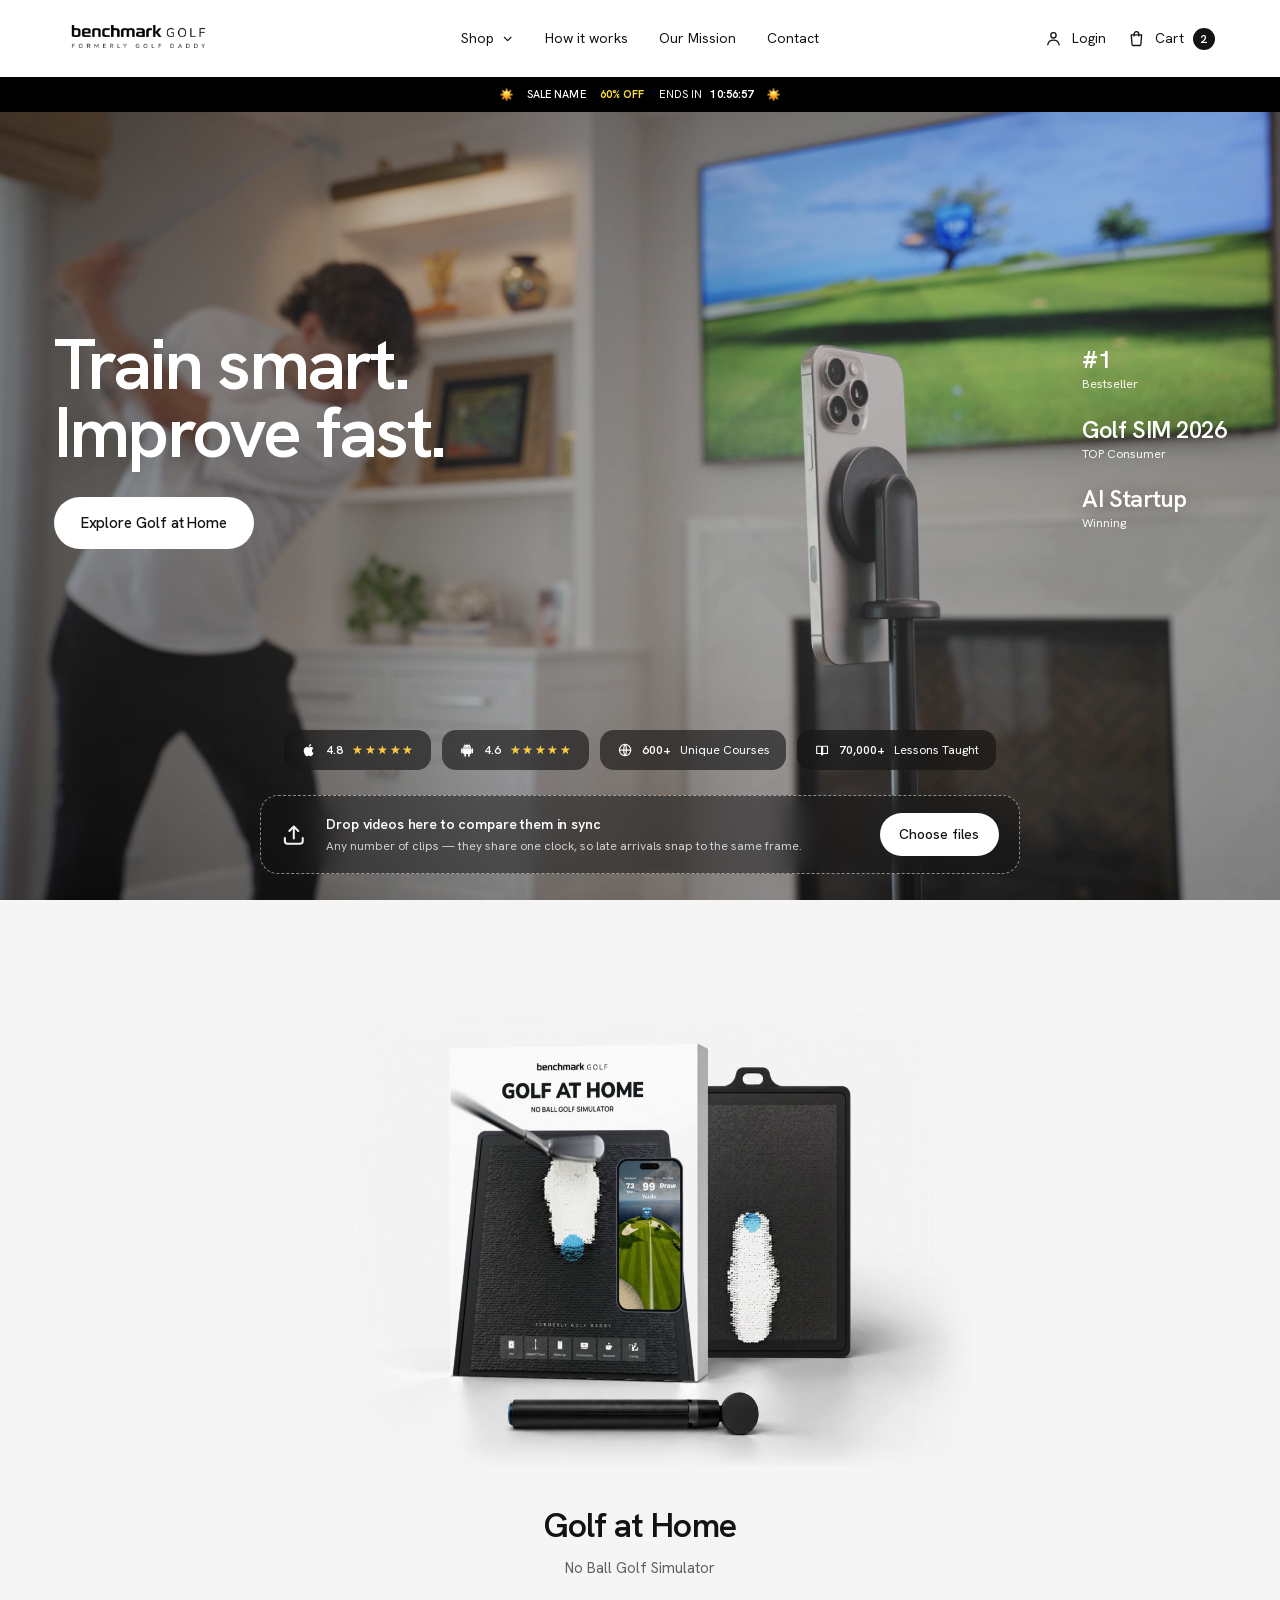
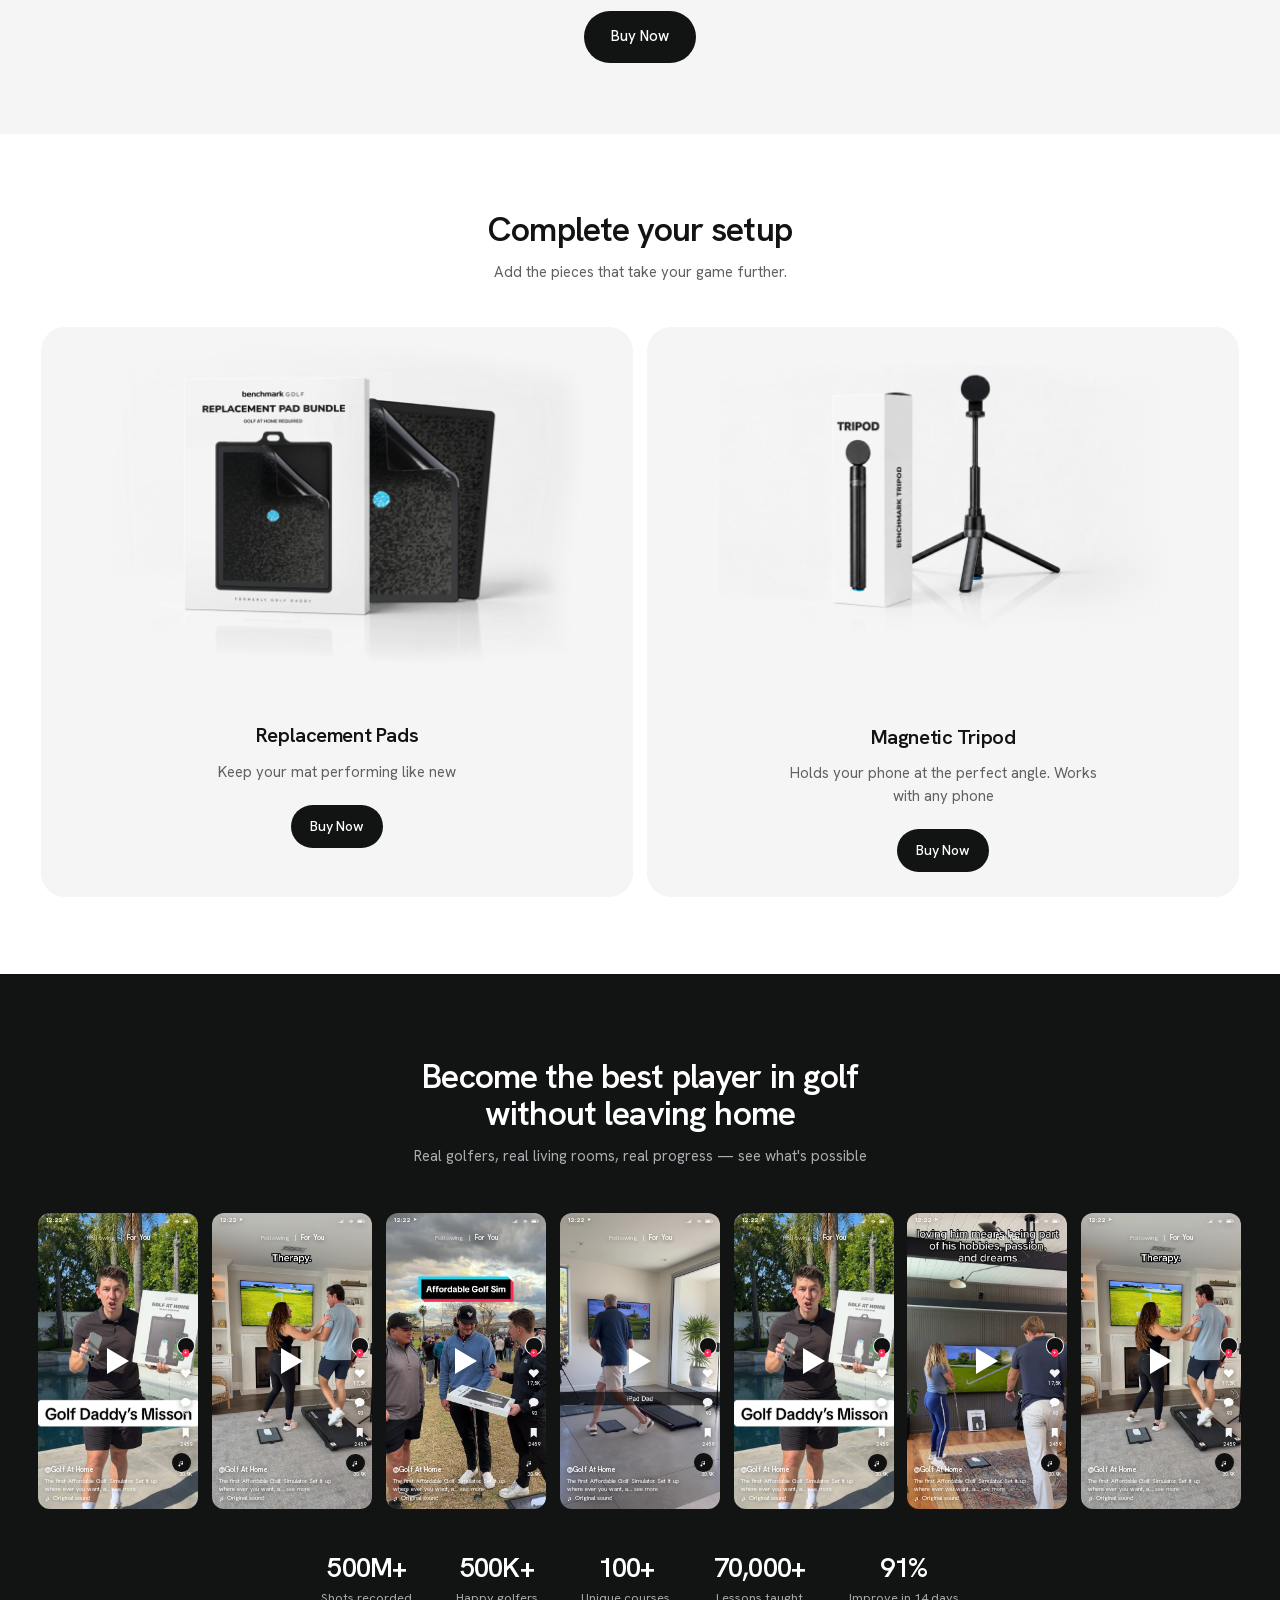
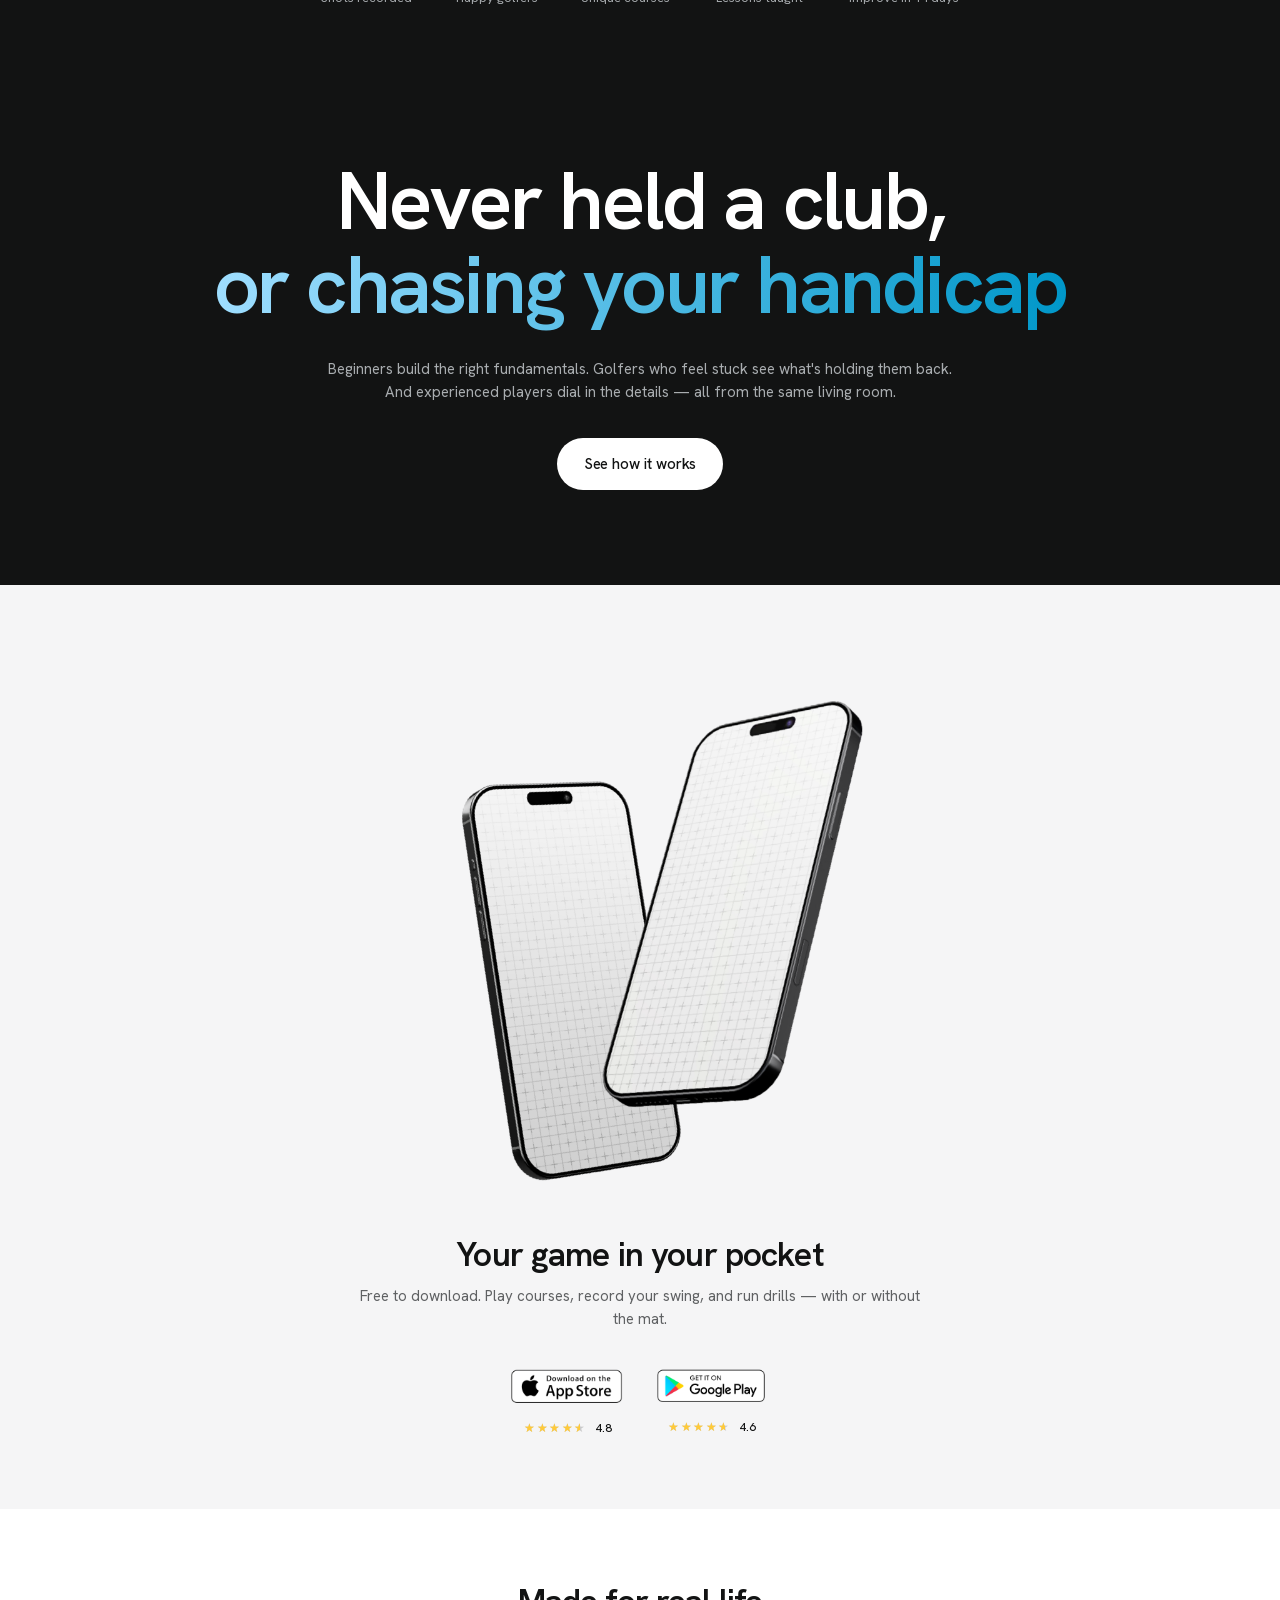
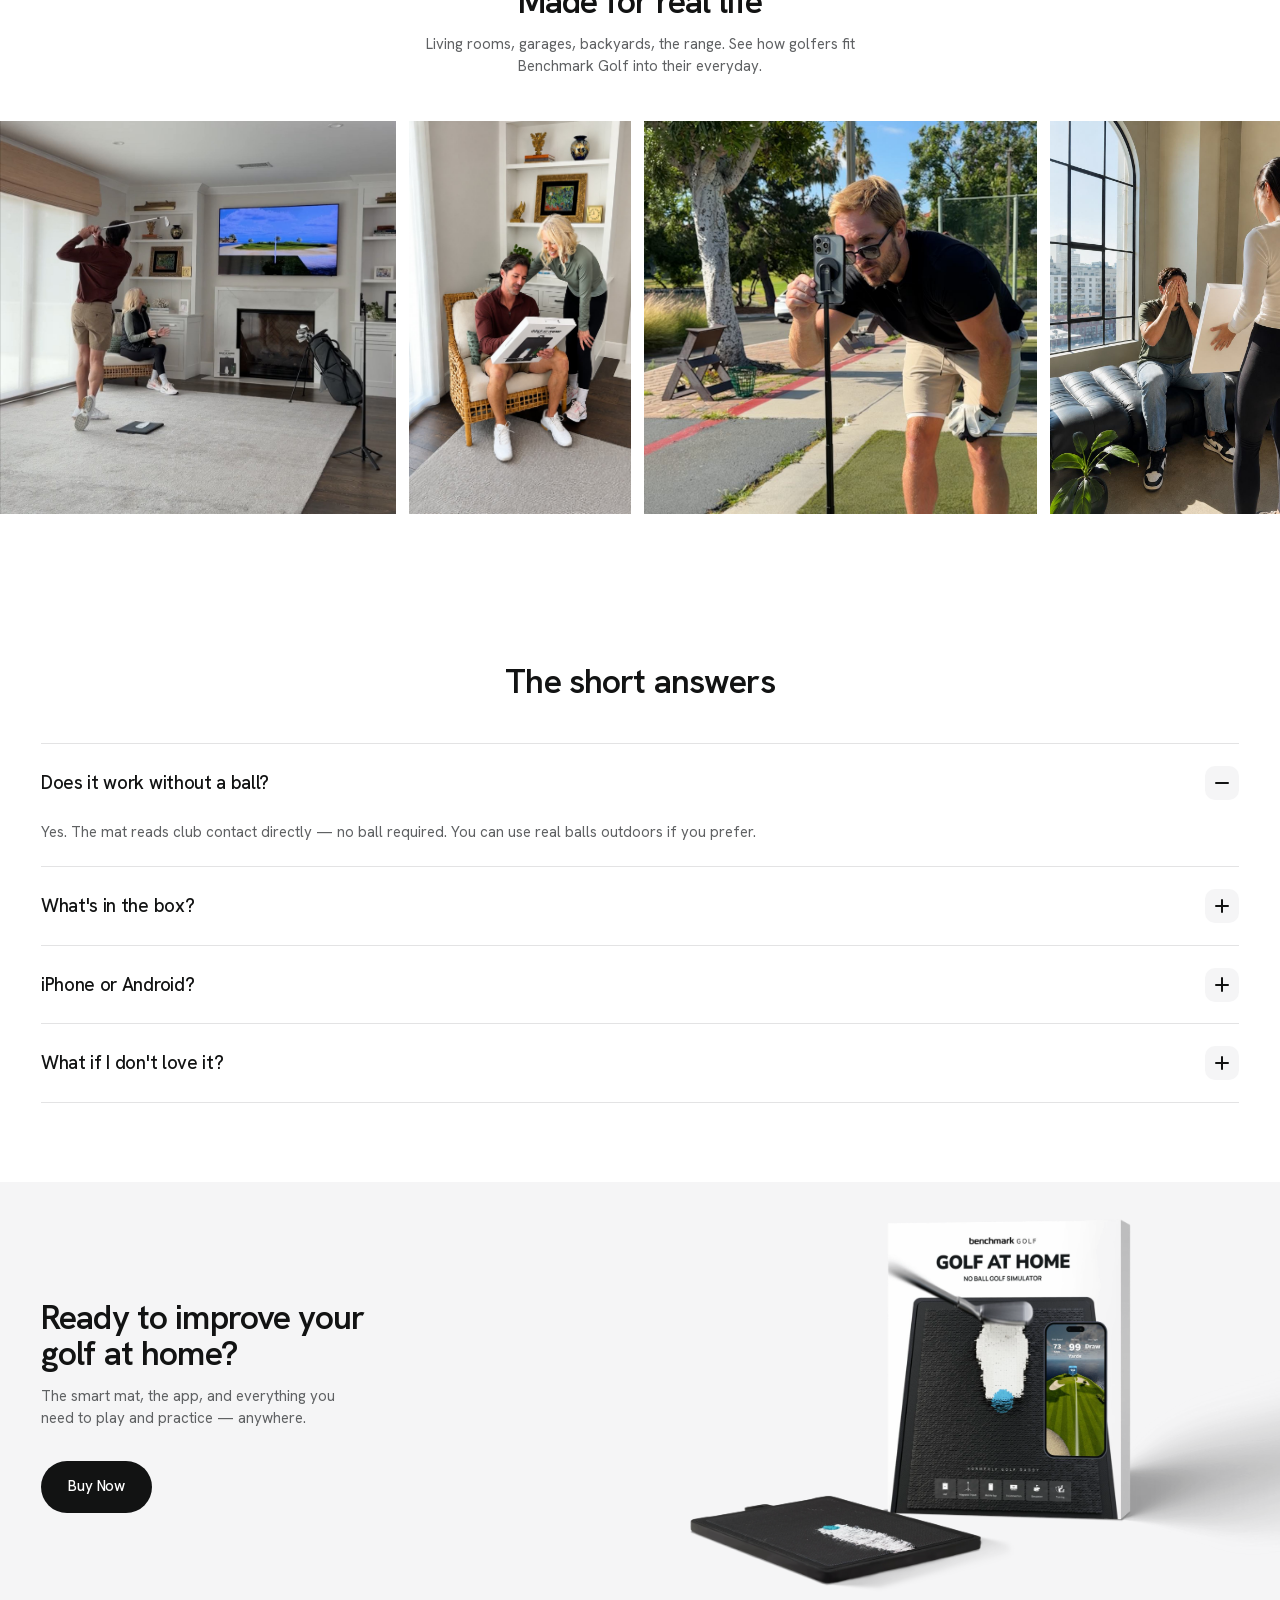
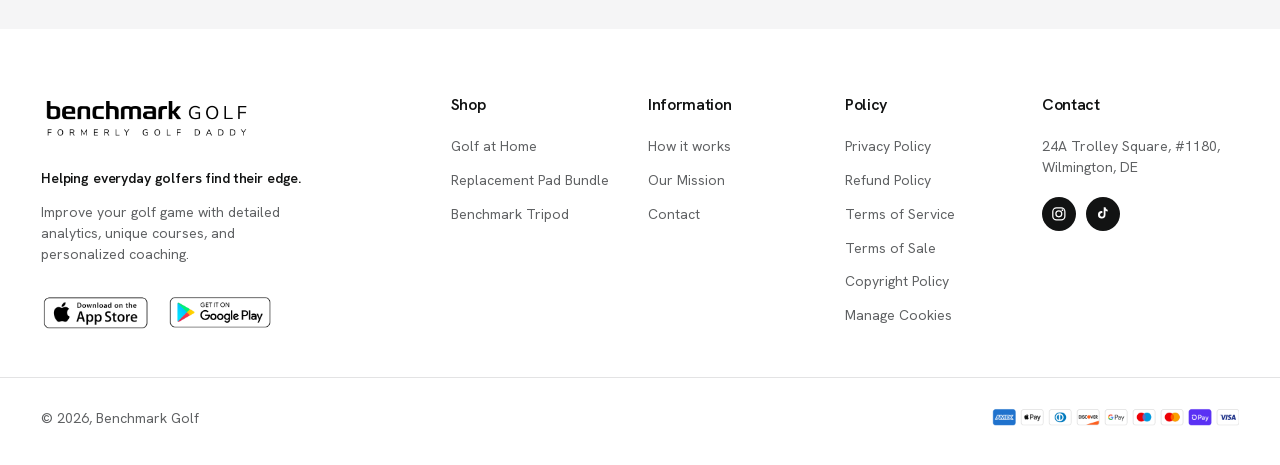
<file: reference.html>
<!doctype html>
<html lang="en">
<head>
<meta charset="utf-8">
<meta name="viewport" content="width=device-width, initial-scale=1, viewport-fit=cover">
<title>Benchmark Golf — Train smart. Improve fast.</title>
<meta name="description" content="Benchmark Golf reference build. Homepage recreated from the Figma comp, with a drag-and-drop synchronized video visualizer in the hero.">
<meta name="theme-color" content="#ffffff">
<link rel="preload" href="assets/fonts/HankenGrotesk-var.woff2" as="font" type="font/woff2" crossorigin>
<link rel="stylesheet" href="assets/css/styles.css">
<link rel="icon" href="data:image/svg+xml,<svg xmlns='http://www.w3.org/2000/svg' viewBox='0 0 100 100'><text y='.9em' font-size='90'>⛳</text></svg>">
</head>
<body>

<!-- ══════════════════════════ HEADER ══════════════════════════ -->
<header class="hdr" id="top">
  <div class="hdr__inner">
    <button class="hdr__burger" type="button" aria-label="Open menu" aria-expanded="false" data-menu-toggle>
      <span></span><span></span><span></span>
    </button>

    <a class="hdr__logo" href="#top" aria-label="Benchmark Golf — home">
      <img src="assets/img/logo-header.png" alt="Benchmark Golf, formerly Golf Daddy" width="230" height="60">
    </a>

    <nav class="nav" aria-label="Primary">
      <a class="nav__link nav__link--menu" href="#shop">Shop
        <svg viewBox="0 0 24 24" aria-hidden="true"><path d="M6 9.5 12 15.5 18 9.5" fill="none" stroke="currentColor" stroke-width="2" stroke-linecap="round" stroke-linejoin="round"/></svg>
      </a>
      <a class="nav__link" href="#how">How it works</a>
      <a class="nav__link" href="#mission">Our Mission</a>
      <a class="nav__link" href="#contact">Contact</a>
    </nav>

    <div class="hdr__actions">
      <a class="hdr__action" href="#login">
        <svg viewBox="0 0 24 24" aria-hidden="true"><circle cx="12" cy="8" r="3.4" fill="none" stroke="currentColor" stroke-width="1.7"/><path d="M4.8 20c.6-3.7 3.6-5.8 7.2-5.8s6.6 2.1 7.2 5.8" fill="none" stroke="currentColor" stroke-width="1.7" stroke-linecap="round"/></svg>
        <span>Login</span>
      </a>
      <a class="hdr__action" href="#cart">
        <svg viewBox="0 0 24 24" aria-hidden="true"><path d="M5.4 7.5h13.2l-1 12.2a1.4 1.4 0 0 1-1.4 1.3H7.8a1.4 1.4 0 0 1-1.4-1.3L5.4 7.5Z" fill="none" stroke="currentColor" stroke-width="1.7" stroke-linejoin="round"/><path d="M9 9V6.4a3 3 0 0 1 6 0V9" fill="none" stroke="currentColor" stroke-width="1.7" stroke-linecap="round"/></svg>
        <span>Cart</span>
        <b class="hdr__badge">2</b>
      </a>
    </div>
  </div>

  <!-- promo bar -->
  <div class="promo">
    <div class="promo__inner">
      <img class="promo__sun" src="assets/img/sun.jpg" alt="" width="18" height="18">
      <span class="promo__name">SALE NAME</span>
      <i class="promo__rule"></i>
      <span class="promo__off">60% OFF</span>
      <i class="promo__rule"></i>
      <span class="promo__ends">ENDS IN <b data-countdown="10:56:59">10:56:59</b></span>
      <img class="promo__sun" src="assets/img/sun.jpg" alt="" width="18" height="18">
    </div>
  </div>
</header>

<!-- ══════════════════════ HERO / VISUALIZER ══════════════════════ -->
<section class="hero" id="hero" data-state="empty">

  <!-- still frame from the comp, shown until clips are loaded -->
  <img class="hero__still" src="assets/img/hero-still.jpg" alt="" aria-hidden="true">
  <div class="hero__scrim" aria-hidden="true"></div>

  <!-- ---------- empty state: the comp's hero ---------- -->
  <div class="hero__copy">
    <div class="hero__lead">
      <h1 class="hero__title">Train smart.<br>Improve fast.</h1>
      <a class="btn btn--light" href="#shop">Explore Golf at Home</a>
    </div>

    <ul class="awards" aria-label="Awards">
      <li><b>#1</b><span>Bestseller</span></li>
      <li><b>Golf SIM 2026</b><span>TOP Consumer</span></li>
      <li><b>AI Startup</b><span>Winning</span></li>
    </ul>
  </div>

  <ul class="chips" aria-label="Ratings and stats">
    <li class="chip">
      <svg class="chip__i" viewBox="0 0 24 24" aria-hidden="true"><path fill="currentColor" d="M16.4 12.7c0-2.3 1.9-3.4 2-3.5-1.1-1.6-2.8-1.8-3.4-1.8-1.4-.15-2.8.85-3.5.85s-1.8-.83-3-.81c-1.5.02-2.9.88-3.7 2.24-1.6 2.75-.4 6.83 1.1 9.07.75 1.1 1.63 2.33 2.8 2.29 1.13-.05 1.55-.73 2.92-.73s1.75.73 2.94.71c1.22-.02 2-1.12 2.74-2.22.86-1.27 1.22-2.5 1.24-2.56-.03-.01-2.38-.91-2.4-3.6ZM14.1 5.9c.62-.75 1.04-1.8.92-2.85-.9.04-1.98.6-2.62 1.34-.57.66-1.07 1.72-.94 2.74 1 .08 2.02-.5 2.64-1.23Z"/></svg>
      <b>4.8</b><span class="stars" data-stars="5" aria-label="5 out of 5"></span>
    </li>
    <li class="chip">
      <svg class="chip__i" viewBox="0 0 24 24" aria-hidden="true"><path fill="currentColor" d="M6 9.4v7.4c0 .6.5 1.1 1.1 1.1h.8v2.6a1.3 1.3 0 0 0 2.6 0V17.9h2.9v2.6a1.3 1.3 0 0 0 2.6 0V17.9h.8c.6 0 1.1-.5 1.1-1.1V9.4H6Zm-1.6-.1a1.3 1.3 0 0 0-1.3 1.3v4.9a1.3 1.3 0 0 0 2.6 0v-4.9a1.3 1.3 0 0 0-1.3-1.3Zm15.2 0a1.3 1.3 0 0 0-1.3 1.3v4.9a1.3 1.3 0 0 0 2.6 0v-4.9a1.3 1.3 0 0 0-1.3-1.3ZM15.5 4.6l1-1.8a.3.3 0 0 0-.5-.3l-1 1.85a6.5 6.5 0 0 0-5.9 0L8.05 2.5a.3.3 0 0 0-.52.3l1 1.8A5.4 5.4 0 0 0 6 8.6h12a5.4 5.4 0 0 0-2.5-4ZM9.5 6.9a.6.6 0 1 1 0-1.2.6.6 0 0 1 0 1.2Zm5 0a.6.6 0 1 1 0-1.2.6.6 0 0 1 0 1.2Z"/></svg>
      <b>4.6</b><span class="stars" data-stars="5" aria-label="5 out of 5"></span>
    </li>
    <li class="chip">
      <svg class="chip__i" viewBox="0 0 24 24" aria-hidden="true"><circle cx="12" cy="12" r="8.4" fill="none" stroke="currentColor" stroke-width="1.7"/><path d="M12 3.6c2.6 2.5 2.6 14.3 0 16.8M12 3.6c-2.6 2.5-2.6 14.3 0 16.8M3.7 12h16.6" fill="none" stroke="currentColor" stroke-width="1.7"/></svg>
      <b>600+</b> Unique Courses
    </li>
    <li class="chip">
      <svg class="chip__i" viewBox="0 0 24 24" aria-hidden="true"><path d="M4 6.4h6.2a2.6 2.6 0 0 1 2.6 2.6v10a2 2 0 0 0-2-2H4V6.4Z" fill="none" stroke="currentColor" stroke-width="1.6" stroke-linejoin="round"/><path d="M20 6.4h-6.2a2.6 2.6 0 0 0-2.6 2.6v10a2 2 0 0 1 2-2H20V6.4Z" fill="none" stroke="currentColor" stroke-width="1.6" stroke-linejoin="round"/></svg>
      <b>70,000+</b> Lessons Taught
    </li>
  </ul>

  <!-- ---------- drop affordance ---------- -->
  <div class="dropcard" data-dropcard>
    <svg class="dropcard__i" viewBox="0 0 24 24" aria-hidden="true"><path d="M12 15.5V4.2m0 0L7.8 8.4M12 4.2l4.2 4.2" fill="none" stroke="currentColor" stroke-width="1.9" stroke-linecap="round" stroke-linejoin="round"/><path d="M3.6 15v2.8a2.6 2.6 0 0 0 2.6 2.6h11.6a2.6 2.6 0 0 0 2.6-2.6V15" fill="none" stroke="currentColor" stroke-width="1.9" stroke-linecap="round"/></svg>
    <div class="dropcard__txt">
      <b>Drop videos here to compare them in sync</b>
      <span>Any number of clips — they share one clock, so late arrivals snap to the same frame.</span>
    </div>
    <button class="btn btn--light btn--sm" type="button" data-browse>Choose files</button>
  </div>

  <!-- ---------- active state: the sync stage ---------- -->
  <div class="stage" data-stage hidden>
    <div class="stage__grid" data-grid></div>

    <div class="stage__bar">
      <div class="stage__row stage__row--main">
        <button class="ctl ctl--play" type="button" data-play aria-label="Play or pause (Space)">
          <svg class="i-play" viewBox="0 0 24 24" aria-hidden="true"><path fill="currentColor" d="M8 5.2 19 12 8 18.8V5.2Z"/></svg>
          <svg class="i-pause" viewBox="0 0 24 24" aria-hidden="true"><path fill="currentColor" d="M7.5 5h3.2v14H7.5zM13.3 5h3.2v14h-3.2z"/></svg>
        </button>

        <button class="ctl" type="button" data-restart aria-label="Restart (R)" title="Restart">
          <svg viewBox="0 0 24 24" aria-hidden="true"><path d="M4.8 12a7.2 7.2 0 1 0 2.2-5.2" fill="none" stroke="currentColor" stroke-width="1.9" stroke-linecap="round"/><path d="M4.4 4.6v4.2h4.2" fill="none" stroke="currentColor" stroke-width="1.9" stroke-linecap="round" stroke-linejoin="round"/></svg>
        </button>

        <span class="stage__time"><b data-cur>0:00.00</b> / <span data-dur>0:00.00</span></span>

        <input class="scrub" type="range" min="0" max="1000" value="0" step="1" data-scrub aria-label="Timeline">

        <div class="seg" role="group" aria-label="Playback speed">
          <button type="button" data-rate="0.25">¼×</button>
          <button type="button" data-rate="0.5">½×</button>
          <button type="button" data-rate="1" class="is-on">1×</button>
          <button type="button" data-rate="2">2×</button>
        </div>

        <button class="ctl ctl--txt is-on" type="button" data-loop aria-pressed="true" title="Loop">
          <svg viewBox="0 0 24 24" aria-hidden="true"><path d="M7 5.8h9.2a3.6 3.6 0 0 1 3.6 3.6v.6M17 18.2H7.8a3.6 3.6 0 0 1-3.6-3.6v-.6" fill="none" stroke="currentColor" stroke-width="1.9" stroke-linecap="round"/><path d="M14.6 3.4 17 5.8l-2.4 2.4M9.4 20.6 7 18.2l2.4-2.4" fill="none" stroke="currentColor" stroke-width="1.9" stroke-linecap="round" stroke-linejoin="round"/></svg>
          <span>Loop</span>
        </button>

        <div class="stage__spacer"></div>

        <button class="ctl ctl--txt" type="button" data-browse>
          <svg viewBox="0 0 24 24" aria-hidden="true"><path d="M12 5.5v13M5.5 12h13" fill="none" stroke="currentColor" stroke-width="2" stroke-linecap="round"/></svg>
          <span>Add</span>
        </button>
        <button class="ctl ctl--txt" type="button" data-fullscreen title="Fullscreen (F)">
          <svg viewBox="0 0 24 24" aria-hidden="true"><path d="M4.6 9.2V4.6h4.6M19.4 9.2V4.6h-4.6M4.6 14.8v4.6h4.6M19.4 14.8v4.6h-4.6" fill="none" stroke="currentColor" stroke-width="1.9" stroke-linecap="round" stroke-linejoin="round"/></svg>
        </button>
        <button class="ctl ctl--txt" type="button" data-clear title="Remove all clips">
          <svg viewBox="0 0 24 24" aria-hidden="true"><path d="M5.6 6.8h12.8M9.8 6.8V5.2a1.2 1.2 0 0 1 1.2-1.2h2a1.2 1.2 0 0 1 1.2 1.2v1.6M7.4 6.8l.7 12a1.3 1.3 0 0 0 1.3 1.2h5.2a1.3 1.3 0 0 0 1.3-1.2l.7-12" fill="none" stroke="currentColor" stroke-width="1.7" stroke-linecap="round" stroke-linejoin="round"/></svg>
          <span>Clear</span>
        </button>
      </div>
      <p class="stage__hint">Space play/pause · ←/→ nudge 1s · ⇧←/→ step a frame · R restart · F fullscreen · M mute. Files never leave your browser.</p>
    </div>
  </div>

  <!-- drag overlay -->
  <div class="dropveil" data-veil aria-hidden="true"><span>Release to add clips</span></div>
  <input type="file" accept="video/*" multiple hidden data-file>
</section>

<!-- ══════════════════════ GOLF AT HOME ══════════════════════ -->
<section class="pitch" id="shop">
  <img class="pitch__img" src="assets/img/product-golf-at-home.png" alt="Golf at Home no-ball golf simulator — box, smart mat, replacement pad and magnetic tripod" width="700" height="480">
  <h2 class="h2">Golf at Home</h2>
  <p class="pitch__sub">No Ball Golf Simulator</p>
  <a class="btn btn--dark" href="#cart">Buy Now</a>
</section>

<!-- ══════════════════════ COMPLETE YOUR SETUP ══════════════════════ -->
<section class="setup">
  <div class="wrap">
    <h2 class="h2 h2--c">Complete your setup</h2>
    <p class="sub sub--c">Add the pieces that take your game further.</p>

    <div class="setup__grid">
      <article class="card">
        <img src="assets/img/product-pads.png" alt="Replacement Pad Bundle" width="570" height="420">
        <h3>Replacement Pads</h3>
        <p>Keep your mat performing like new</p>
        <a class="btn btn--dark btn--sm" href="#cart">Buy Now</a>
      </article>
      <article class="card">
        <img src="assets/img/product-tripod.png" alt="Benchmark magnetic tripod" width="380" height="360">
        <h3>Magnetic Tripod</h3>
        <p>Holds your phone at the perfect angle. Works with any phone</p>
        <a class="btn btn--dark btn--sm" href="#cart">Buy Now</a>
      </article>
    </div>
  </div>
</section>

<!-- ══════════════════════ SOCIAL PROOF (DARK) ══════════════════════ -->
<section class="dark" id="how">
  <div class="wrap">
    <h2 class="h2 h2--c h2--inv">Become the best player in golf<br>without leaving home</h2>
    <p class="sub sub--c sub--inv">Real golfers, real living rooms, real progress — see what's possible</p>
  </div>

  <ul class="ugc">
    <li class="ugc__card"><img src="assets/img/ugc-1.jpg" alt="Golf Daddy's Mission" loading="lazy"><span class="ugc__play"></span><em>@Golf At Home</em></li>
    <li class="ugc__card"><img src="assets/img/ugc-2.jpg" alt="Therapy." loading="lazy"><span class="ugc__play"></span><em>@Golf At Home</em></li>
    <li class="ugc__card"><img src="assets/img/ugc-3.jpg" alt="Affordable Golf Sim" loading="lazy"><span class="ugc__play"></span><em>@Golf At Home</em></li>
    <li class="ugc__card"><img src="assets/img/ugc-4.jpg" alt="iPad Dad" loading="lazy"><span class="ugc__play"></span><em>@Golf At Home</em></li>
    <li class="ugc__card"><img src="assets/img/ugc-1.jpg" alt="Golf Daddy's Mission" loading="lazy"><span class="ugc__play"></span><em>@Golf At Home</em></li>
    <li class="ugc__card"><img src="assets/img/ugc-5.jpg" alt="Loving him means being part of his hobbies, passion and dreams" loading="lazy"><span class="ugc__play"></span><em>@Golf At Home</em></li>
    <li class="ugc__card"><img src="assets/img/ugc-2.jpg" alt="Therapy." loading="lazy"><span class="ugc__play"></span><em>@Golf At Home</em></li>
  </ul>

  <ul class="stats">
    <li><b>500M+</b><span>Shots recorded</span></li>
    <li><b>500K+</b><span>Happy golfers</span></li>
    <li><b>100+</b><span>Unique courses</span></li>
    <li><b>70,000+</b><span>Lessons taught</span></li>
    <li><b>91%</b><span>Improve in 14 days</span></li>
  </ul>
</section>

<!-- ══════════════════════ NEVER HELD A CLUB ══════════════════════ -->
<section class="dark dark--tight" id="mission">
  <div class="wrap">
    <h2 class="mega">Never held a club,<br><span class="mega__blue">or chasing your handicap</span></h2>
    <p class="sub sub--c sub--inv sub--narrow">Beginners build the right fundamentals. Golfers who feel stuck see what's holding them back. And experienced players dial in the details — all from the same living room.</p>
    <div class="center"><a class="btn btn--light" href="#how">See how it works</a></div>
  </div>
</section>

<!-- ══════════════════════ APP ══════════════════════ -->
<section class="app">
  <img class="app__img" src="assets/img/phones.png" alt="Benchmark Golf app on two iPhones" width="490" height="560">
  <h2 class="h2 h2--c">Your game in your pocket</h2>
  <p class="sub sub--c">Free to download. Play courses, record your swing, and run drills — with or without the mat.</p>
  <div class="app__badges">
    <a class="app__badge" href="#ios">
      <img src="assets/img/badge-appstore.png" alt="Download on the App Store" width="165" height="65">
      <span class="app__rating"><span class="stars" data-stars="4.5"></span><b>4.8</b></span>
    </a>
    <a class="app__badge" href="#android">
      <img src="assets/img/badge-googleplay.png" alt="Get it on Google Play" width="170" height="65">
      <span class="app__rating"><span class="stars" data-stars="4.5"></span><b>4.6</b></span>
    </a>
  </div>
</section>

<!-- ══════════════════════ MADE FOR REAL LIFE ══════════════════════ -->
<section class="life">
  <div class="wrap">
    <h2 class="h2 h2--c">Made for real life</h2>
    <p class="sub sub--c">Living rooms, garages, backyards, the range. See how golfers fit<br>Benchmark Golf into their everyday.</p>
  </div>
  <div class="marquee" data-marquee>
    <div class="marquee__track">
      <img src="assets/img/life-1.jpg" alt="" loading="lazy"><img src="assets/img/life-2.jpg" alt="" loading="lazy"><img src="assets/img/life-3.jpg" alt="" loading="lazy"><img src="assets/img/life-4.jpg" alt="" loading="lazy"><img src="assets/img/life-5.jpg" alt="" loading="lazy"><img src="assets/img/life-6.jpg" alt="" loading="lazy"><img src="assets/img/life-7.jpg" alt="" loading="lazy"><img src="assets/img/life-8.jpg" alt="" loading="lazy">
    </div>
  </div>
</section>

<!-- ══════════════════════ FAQ ══════════════════════ -->
<section class="faq">
  <h2 class="h2 h2--c">The short answers</h2>
  <div class="faq__list">
    <details open>
      <summary>Does it work without a ball?<i></i></summary>
      <div class="faq__a"><p>Yes. The mat reads club contact directly — no ball required. You can use real balls outdoors if you prefer.</p></div>
    </details>
    <details>
      <summary>What's in the box?<i></i></summary>
      <div class="faq__a"><p>The Golf at Home smart mat, a replacement pad, the magnetic phone tripod, and a quick-start guide. The app is a free download on iOS and Android.</p></div>
    </details>
    <details>
      <summary>iPhone or Android?<i></i></summary>
      <div class="faq__a"><p>Both. The app runs on iPhone and Android, and the magnetic tripod holds any phone at the right angle.</p></div>
    </details>
    <details>
      <summary>What if I don't love it?<i></i></summary>
      <div class="faq__a"><p>Send it back. If it isn't making your practice better, return it and we'll refund you.</p></div>
    </details>
  </div>
</section>

<!-- ══════════════════════ CTA ══════════════════════ -->
<section class="cta">
  <div class="cta__inner">
    <div class="cta__txt">
      <h2 class="h2">Ready to improve your<br>golf at home?</h2>
      <p class="sub">The smart mat, the app, and everything you need to play and practice — anywhere.</p>
      <a class="btn btn--dark" href="#cart">Buy Now</a>
    </div>
  </div>
  <img class="cta__img" src="assets/img/cta-product.png" alt="Golf at Home box and smart mat" width="770" height="700">
</section>

<!-- ══════════════════════ FOOTER ══════════════════════ -->
<footer class="ftr" id="contact">
  <div class="wrap ftr__grid">
    <div class="ftr__brand">
      <img class="ftr__logo" src="assets/img/logo-footer.png" alt="Benchmark Golf, formerly Golf Daddy" width="330" height="90">
      <p class="ftr__tag">Helping everyday golfers find their edge.</p>
      <p class="ftr__desc">Improve your golf game with detailed analytics, unique courses, and personalized coaching.</p>
      <div class="ftr__badges">
        <a href="#ios"><img src="assets/img/badge-appstore.png" alt="Download on the App Store" width="152" height="48"></a>
        <a href="#android"><img src="assets/img/badge-googleplay.png" alt="Get it on Google Play" width="156" height="48"></a>
      </div>
    </div>

    <nav class="ftr__col" aria-label="Shop">
      <h3>Shop</h3>
      <a href="#shop">Golf at Home</a>
      <a href="#shop">Replacement Pad Bundle</a>
      <a href="#shop">Benchmark Tripod</a>
    </nav>

    <nav class="ftr__col" aria-label="Information">
      <h3>Information</h3>
      <a href="#how">How it works</a>
      <a href="#mission">Our Mission</a>
      <a href="#contact">Contact</a>
    </nav>

    <nav class="ftr__col" aria-label="Policy">
      <h3>Policy</h3>
      <a href="#">Privacy Policy</a>
      <a href="#">Refund Policy</a>
      <a href="#">Terms of Service</a>
      <a href="#">Terms of Sale</a>
      <a href="#">Copyright Policy</a>
      <a href="#">Manage Cookies</a>
    </nav>

    <div class="ftr__col">
      <h3>Contact</h3>
      <address>24A Trolley Square, #1180,<br>Wilmington, DE</address>
      <div class="ftr__social">
        <a href="#" aria-label="Instagram"><svg viewBox="0 0 24 24" aria-hidden="true"><rect x="3.8" y="3.8" width="16.4" height="16.4" rx="5" fill="none" stroke="currentColor" stroke-width="1.7"/><circle cx="12" cy="12" r="4" fill="none" stroke="currentColor" stroke-width="1.7"/><circle cx="16.9" cy="7.1" r="1.2" fill="currentColor"/></svg></a>
        <a href="#" aria-label="TikTok"><svg viewBox="0 0 24 24" aria-hidden="true"><path fill="currentColor" d="M13.2 3h2.5c.2 1.7 1.2 3 2.9 3.3v2.5c-1.1 0-2.1-.3-3-.9v5.5a5.1 5.1 0 1 1-5.1-5.1c.3 0 .5 0 .8.1v2.6a2.5 2.5 0 1 0 1.9 2.4V3Z"/></svg></a>
      </div>
    </div>
  </div>

  <div class="wrap ftr__bottom">
    <small>© 2026, Benchmark Golf</small>
    <img class="ftr__pay" src="assets/img/payments.png" alt="Amex, Apple Pay, Diners Club, Discover, Google Pay, Maestro, Mastercard, Shop Pay, Visa" width="380" height="24">
  </div>
</footer>

<script src="assets/js/site.js" defer></script>
<script src="assets/js/visualizer.js" defer></script>
</body>
</html>
</file>
<file: assets/css/styles.css>
@font-face{
  font-family:'Hanken Grotesk';
  src:url('../fonts/HankenGrotesk-var.woff2') format('woff2-variations'),
      url('../fonts/HankenGrotesk-var.woff2') format('woff2');
  font-weight:300 800;
  font-style:normal;
  font-display:swap;
}

/* ─────────────────────────── tokens ─────────────────────────── */
:root{
  --ink:#121313;
  --gray:#f5f5f6;
  --card:#f5f5f6;
  --muted:#5f6163;
  --muted-inv:#a9adb0;
  --line:#e3e3e4;
  --blue-a:#9fdeff;
  --blue-b:#0097c9;
  --gold:#ffca39;
  --sale-gold:#fedd38;

  --wrap:1520px;
  --gutter:clamp(20px, 3.2vw, 60px);
  --hdr-h:77px;
  --promo-h:35px;

  --r-pill:999px;
  --r-card:24px;

  /* sizes calibrated against the comp: value at 1920 = design px */
  --fs-h1:clamp(42px, 5.62vw, 108px);
  --fs-mega:clamp(38px, 6.35vw, 122px);
  --fs-h2:clamp(28px, 2.66vw, 51px);
  --fs-sub:clamp(15px, 1.15vw, 22px);
  --fs-body:clamp(14px, .94vw, 18px);
  --fs-nav:clamp(14px, .94vw, 18px);
  --fs-btn:clamp(15px, 1.15vw, 22px);
}

*,*::before,*::after{box-sizing:border-box}
html{-webkit-text-size-adjust:100%;scroll-behavior:smooth}
@media (prefers-reduced-motion:reduce){html{scroll-behavior:auto}}

body{
  margin:0;
  background:#fff;
  color:var(--ink);
  font-family:'Hanken Grotesk',-apple-system,BlinkMacSystemFont,'Segoe UI',Roboto,Helvetica,Arial,sans-serif;
  font-size:var(--fs-body);
  line-height:1.5;
  -webkit-font-smoothing:antialiased;
  text-rendering:optimizeLegibility;
}
img{max-width:100%;display:block}
a{color:inherit;text-decoration:none}
button{font:inherit;color:inherit}
svg{width:1em;height:1em;display:block;flex:none}

.wrap{width:100%;max-width:var(--wrap);margin-inline:auto;padding-inline:var(--gutter)}
.center{display:flex;justify-content:center}
:where(a,button,summary,input,[tabindex]):focus-visible{
  outline:2.5px solid var(--blue-b);outline-offset:3px;border-radius:6px;
}

/* ─────────────────────────── type ─────────────────────────── */
.h2{
  font-size:var(--fs-h2);font-weight:600;line-height:1.08;
  letter-spacing:-.025em;margin:0;
}
.h2--c{text-align:center}
.h2--inv{color:#fff}
.sub{
  font-size:var(--fs-sub);line-height:1.5;color:var(--muted);
  margin:clamp(10px,1vw,18px) 0 0;
}
.sub--c{text-align:center;margin-inline:auto}
.sub--inv{color:var(--muted-inv)}
.sub--narrow{max-width:min(56ch,690px)}

.mega{
  font-size:var(--fs-mega);font-weight:600;line-height:1.03;
  letter-spacing:-.034em;text-align:center;color:#fff;margin:0;
}
.mega__blue{
  background:linear-gradient(90deg,var(--blue-a) 0%,var(--blue-b) 100%);
  -webkit-background-clip:text;background-clip:text;
  color:transparent;-webkit-text-fill-color:transparent;
}

/* ─────────────────────────── buttons ─────────────────────────── */
.btn{
  --btn-bg:var(--ink);--btn-fg:#fff;
  display:inline-flex;align-items:center;justify-content:center;
  background:var(--btn-bg);color:var(--btn-fg);
  border:0;border-radius:var(--r-pill);cursor:pointer;
  font-size:var(--fs-btn);font-weight:500;letter-spacing:-.005em;
  padding:clamp(12px,1.15vw,22px) clamp(24px,2.1vw,40px);
  transition:transform .18s ease, opacity .18s ease, background-color .18s ease;
  white-space:nowrap;
}
.btn:hover{transform:translateY(-1px);opacity:.9}
.btn:active{transform:translateY(0)}
.btn--light{--btn-bg:#fff;--btn-fg:var(--ink)}
.btn--dark{--btn-bg:var(--ink);--btn-fg:#fff}
.btn--sm{font-size:clamp(14px,.99vw,19px);padding:clamp(10px,.85vw,16px) clamp(18px,1.5vw,28px)}

/* ─────────────────────────── header ─────────────────────────── */
.hdr{position:sticky;top:0;z-index:60;background:#fff}
.hdr__inner{
  height:var(--hdr-h);width:100%;
  padding-inline:clamp(20px,5.1vw,98px);
  display:grid;grid-template-columns:1fr auto 1fr;align-items:center;gap:20px;
}
.hdr__logo{grid-column:1;justify-self:start}
.hdr__logo img{width:clamp(150px,12vw,208px);height:auto}
.nav{grid-column:2;display:flex;gap:clamp(18px,2.4vw,46px);justify-content:center}
.nav__link{
  font-size:var(--fs-nav);font-weight:400;
  display:inline-flex;align-items:center;gap:7px;padding:6px 0;
  position:relative;
}
.nav__link svg{width:.95em;height:.95em}
.nav__link::after{
  content:"";position:absolute;left:0;right:0;bottom:0;height:1.5px;
  background:currentColor;transform:scaleX(0);transform-origin:left;
  transition:transform .22s ease;
}
.nav__link:hover::after{transform:scaleX(1)}

.hdr__actions{grid-column:3;display:flex;align-items:center;gap:clamp(14px,1.6vw,30px);justify-self:end}
.hdr__action{
  display:inline-flex;align-items:center;gap:9px;
  font-size:var(--fs-nav);position:relative;
}
.hdr__action svg{width:1.35em;height:1.35em;stroke-width:1.6}
.hdr__badge{
  min-width:22px;height:22px;padding:0 6px;border-radius:999px;
  background:var(--ink);color:#fff;font-size:12px;font-weight:600;
  display:inline-flex;align-items:center;justify-content:center;
}
.hdr__burger{
  display:none;grid-column:1;justify-self:start;
  background:none;border:0;padding:8px 8px 8px 0;cursor:pointer;flex-direction:column;gap:5px;
}
.hdr__burger span{display:block;width:24px;height:2px;background:var(--ink);border-radius:2px;transition:transform .22s ease,opacity .18s ease}
.hdr__burger.is-open span:nth-child(1){transform:translateY(7px) rotate(45deg)}
.hdr__burger.is-open span:nth-child(2){opacity:0}
.hdr__burger.is-open span:nth-child(3){transform:translateY(-7px) rotate(-45deg)}

.menu[hidden]{display:none}
.menu{
  display:flex;flex-direction:column;gap:2px;background:#fff;
  border-top:1px solid var(--line);padding:10px var(--gutter) 18px;
}
.menu__link{
  display:flex;align-items:center;gap:8px;padding:13px 0;
  font-size:18px;border-bottom:1px solid var(--line);
}
.menu__link:last-child{border-bottom:0}
.menu__link svg{width:.9em;height:.9em}

/* promo bar */
.promo{background:#000;color:#fff;height:var(--promo-h);display:flex;align-items:center;overflow:hidden}
.promo__inner{
  width:100%;display:flex;align-items:center;justify-content:center;
  gap:clamp(10px,1.1vw,20px);font-size:clamp(11px,.78vw,15px);
  letter-spacing:.01em;padding-inline:12px;
}
.promo__sun{width:1.15em;height:1.15em;border-radius:2px;flex:none}
.promo__name{font-weight:500}
.promo__off{color:var(--sale-gold);font-weight:700}
.promo__ends{white-space:nowrap}
.promo__ends b{font-weight:700;font-variant-numeric:tabular-nums;margin-left:.45em}
.promo__rule{display:none;width:1px;height:1.05em;background:#4a4a4a;flex:none}
@media (max-width:820px){.promo__rule{display:block}}

/* ─────────────────────────── hero ─────────────────────────── */
.hero{
  position:relative;isolation:isolate;overflow:hidden;
  min-height:clamp(540px,calc(100svh - var(--hdr-h) - var(--promo-h)),873px);
  display:flex;flex-direction:column;justify-content:center;
  padding:clamp(28px,3vw,56px) 0 clamp(20px,2vw,34px);
  background:#1b1b1c;
}
.hero__still{
  position:absolute;inset:0;width:100%;height:100%;object-fit:cover;z-index:-2;
  transition:opacity .45s ease, transform .6s ease;
}
.hero__scrim{
  position:absolute;inset:0;z-index:-1;
  background:linear-gradient(100deg,rgba(0,0,0,.42) 0%,rgba(0,0,0,.16) 46%,rgba(0,0,0,.05) 70%);
  transition:opacity .45s ease;
}

.hero__copy{
  width:100%;max-width:var(--wrap);margin-inline:auto;
  padding-inline:clamp(20px,4.2vw,80px);
  display:flex;align-items:center;justify-content:space-between;
  gap:clamp(24px,4vw,80px);flex:1;
}
.hero__title{
  font-size:var(--fs-h1);font-weight:600;line-height:.94;letter-spacing:-.038em;
  color:#fff;margin:0 0 clamp(20px,2.4vw,44px);
  text-shadow:0 2px 34px rgba(0,0,0,.22);
}
.awards{
  list-style:none;margin:0;padding:0;color:#fff;
  display:flex;flex-direction:column;gap:clamp(16px,1.9vw,36px);
  text-shadow:0 2px 22px rgba(0,0,0,.3);
}
.awards li{display:flex;flex-direction:column;gap:2px}
.awards b{font-size:clamp(20px,1.85vw,35px);font-weight:600;letter-spacing:-.02em;line-height:1.05}
.awards span{font-size:clamp(12px,.92vw,17px);opacity:.94}

.chips{
  list-style:none;margin:0;padding:0 clamp(20px,3vw,60px);
  display:flex;flex-wrap:wrap;gap:clamp(8px,.85vw,16px);justify-content:center;
}
.chip{
  display:inline-flex;align-items:center;gap:9px;
  background:rgba(18,19,19,.62);color:#fff;
  -webkit-backdrop-filter:blur(14px);backdrop-filter:blur(14px);
  border-radius:14px;padding:clamp(9px,.85vw,16px) clamp(14px,1.3vw,26px);
  font-size:clamp(12px,.92vw,17px);white-space:nowrap;
}
.chip b{font-weight:600}
.chip__i{width:1.35em;height:1.35em}

/* stars */
.stars{
  position:relative;display:inline-block;line-height:1;
  letter-spacing:1.5px;white-space:nowrap;font-size:1.02em;
}
.stars__bg{color:rgba(140,140,140,.42)}
.stars__fg{
  position:absolute;inset:0;overflow:hidden;color:var(--gold);
  white-space:nowrap;
}
.chip .stars__bg{color:rgba(255,255,255,.3)}

/* ── drop affordance ── */
.dropcard{
  position:relative;z-index:2;
  width:min(760px,calc(100% - 2*var(--gutter)));margin:clamp(18px,2vw,34px) auto 0;
  display:flex;align-items:center;gap:clamp(14px,1.5vw,24px);
  padding:clamp(14px,1.35vw,22px) clamp(16px,1.6vw,26px);
  border:1.5px dashed rgba(255,255,255,.5);border-radius:18px;
  background:rgba(18,19,19,.5);
  -webkit-backdrop-filter:blur(16px);backdrop-filter:blur(16px);
  color:#fff;transition:border-color .2s ease, background-color .2s ease;
}
.dropcard:hover{border-color:rgba(255,255,255,.85);background:rgba(18,19,19,.62)}
.dropcard__i{width:clamp(24px,2vw,34px);height:clamp(24px,2vw,34px);opacity:.95}
.dropcard__txt{display:flex;flex-direction:column;gap:3px;min-width:0;flex:1}
.dropcard__txt b{font-size:clamp(14px,1.02vw,19px);font-weight:600;letter-spacing:-.01em}
.dropcard__txt span{font-size:clamp(12px,.86vw,15px);color:rgba(255,255,255,.76);line-height:1.4}

/* ── stage (active visualizer) ── */
.hero[data-state="live"]{background:#0b0c0c;padding-block:0}
.hero[data-state="live"] .hero__still{opacity:0;transform:scale(1.04)}
.hero[data-state="live"] .hero__scrim{opacity:0}
.hero[data-state="live"] .hero__copy,
.hero[data-state="live"] .chips,
.hero[data-state="live"] .dropcard{display:none}

.hero:fullscreen{min-height:100%;height:100%;background:#000}
.hero:fullscreen .stage{padding:clamp(14px,1.4vw,26px)}

.stage[hidden]{display:none}
.stage{
  position:relative;z-index:2;flex:1;display:flex;flex-direction:column;
  min-height:0;padding:clamp(12px,1.1vw,20px);gap:clamp(10px,.9vw,16px);
}
.stage__grid{
  flex:1;min-height:0;display:grid;gap:clamp(8px,.7vw,14px);
  grid-template-columns:repeat(var(--cols,1),minmax(0,1fr));
  align-content:stretch;
}

.clip{
  position:relative;background:#000;border-radius:14px;overflow:hidden;
  min-height:0;display:flex;align-items:center;justify-content:center;
  box-shadow:0 1px 0 rgba(255,255,255,.06) inset;
}
.clip video{width:100%;height:100%;object-fit:contain;background:#000;display:block}
.clip__top{
  position:absolute;top:0;left:0;right:0;display:flex;align-items:center;gap:8px;
  padding:10px 12px;font-size:12.5px;color:#fff;
  background:linear-gradient(180deg,rgba(0,0,0,.72),rgba(0,0,0,0));
  opacity:0;transition:opacity .18s ease;pointer-events:none;
}
.clip:hover .clip__top,.clip:focus-within .clip__top{opacity:1;pointer-events:auto}
.clip__name{
  flex:1;min-width:0;overflow:hidden;text-overflow:ellipsis;white-space:nowrap;
  font-weight:500;letter-spacing:-.005em;
}
.clip__meta{opacity:.72;font-variant-numeric:tabular-nums;flex:none}
.clip__btn{
  background:rgba(255,255,255,.16);border:0;border-radius:8px;color:#fff;
  width:26px;height:26px;display:grid;place-items:center;cursor:pointer;flex:none;
  transition:background-color .15s ease;
}
.clip__btn:hover{background:rgba(255,255,255,.32)}
.clip__btn.is-on{background:#fff;color:#111}
.clip__btn svg{width:15px;height:15px}
.clip__nudge{
  position:absolute;bottom:0;left:0;right:0;display:flex;align-items:center;
  justify-content:center;gap:6px;padding:9px;font-size:12px;color:#fff;
  background:linear-gradient(0deg,rgba(0,0,0,.72),rgba(0,0,0,0));
  opacity:0;transition:opacity .18s ease;
}
.clip:hover .clip__nudge,.clip:focus-within .clip__nudge{opacity:1}
.clip__nudge b{font-variant-numeric:tabular-nums;min-width:52px;text-align:center;font-weight:500}
.clip__spin{
  position:absolute;width:26px;height:26px;border-radius:50%;
  border:2.5px solid rgba(255,255,255,.25);border-top-color:#fff;
  animation:spin .8s linear infinite;
}
@keyframes spin{to{transform:rotate(360deg)}}

/* clip has run past its own end (or hasn't started yet) */
.clip.is-out video{opacity:.42;filter:saturate(.55)}
.clip.is-out::after{
  content:"out of range";position:absolute;bottom:10px;left:0;right:0;
  text-align:center;font-size:11px;letter-spacing:.06em;text-transform:uppercase;
  color:rgba(255,255,255,.7);pointer-events:none;
}
.clip.is-bad{outline:1.5px solid rgba(255,120,110,.55);outline-offset:-1.5px}

/* ── control bar ── */
.stage__bar{
  background:rgba(255,255,255,.07);border:1px solid rgba(255,255,255,.11);
  -webkit-backdrop-filter:blur(20px);backdrop-filter:blur(20px);
  border-radius:16px;padding:clamp(9px,.8vw,14px) clamp(11px,1vw,18px);
  color:#fff;flex:none;
}
.stage__row{display:flex;align-items:center;gap:clamp(7px,.7vw,13px);flex-wrap:wrap}
.stage__spacer{flex:1;min-width:0}
.stage__time{
  font-size:13px;font-variant-numeric:tabular-nums;color:rgba(255,255,255,.72);
  white-space:nowrap;flex:none;
}
.stage__time b{color:#fff;font-weight:600}
.stage__hint{
  margin:9px 0 0;font-size:11.5px;color:rgba(255,255,255,.46);
  letter-spacing:.005em;line-height:1.45;
}

.ctl{
  background:rgba(255,255,255,.13);border:0;border-radius:10px;color:#fff;
  height:36px;min-width:36px;padding:0 9px;cursor:pointer;
  display:inline-flex;align-items:center;justify-content:center;gap:7px;
  transition:background-color .15s ease, transform .12s ease;flex:none;
}
.ctl:hover{background:rgba(255,255,255,.24)}
.ctl:active{transform:scale(.95)}
.ctl svg{width:17px;height:17px}
.ctl--txt{font-size:13px;font-weight:500;padding:0 12px}
.ctl--txt span{line-height:1}
.ctl.is-on{background:#fff;color:#111}
.ctl--play{background:#fff;color:#111;width:42px;height:42px;border-radius:12px}
.ctl--play:hover{background:#e8e8e8}
.ctl--play svg{width:19px;height:19px}
.ctl--play .i-pause{display:none}
.hero[data-playing] .ctl--play .i-play{display:none}
.hero[data-playing] .ctl--play .i-pause{display:block}

.seg{display:inline-flex;background:rgba(255,255,255,.13);border-radius:10px;padding:3px;gap:2px;flex:none}
.seg button{
  background:none;border:0;border-radius:7px;color:rgba(255,255,255,.8);
  height:30px;padding:0 10px;font-size:12.5px;font-weight:500;cursor:pointer;
  transition:background-color .15s ease,color .15s ease;
}
.seg button:hover{color:#fff}
.seg button.is-on{background:#fff;color:#111}

.scrub{
  -webkit-appearance:none;appearance:none;flex:1;min-width:120px;
  height:22px;background:transparent;cursor:pointer;
}
.scrub::-webkit-slider-runnable-track{
  height:5px;border-radius:99px;
  background:linear-gradient(90deg,#fff var(--p,0%),rgba(255,255,255,.22) var(--p,0%));
}
.scrub::-moz-range-track{height:5px;border-radius:99px;background:rgba(255,255,255,.22)}
.scrub::-moz-range-progress{height:5px;border-radius:99px;background:#fff}
.scrub::-webkit-slider-thumb{
  -webkit-appearance:none;appearance:none;width:14px;height:14px;border-radius:50%;
  background:#fff;margin-top:-4.5px;box-shadow:0 1px 5px rgba(0,0,0,.5);
}
.scrub::-moz-range-thumb{width:14px;height:14px;border:0;border-radius:50%;background:#fff}

/* drag veil */
.dropveil{
  position:absolute;inset:0;z-index:5;display:none;
  align-items:center;justify-content:center;
  background:rgba(8,9,9,.82);
  -webkit-backdrop-filter:blur(6px);backdrop-filter:blur(6px);
}
.dropveil span{
  border:2px dashed rgba(255,255,255,.6);border-radius:20px;
  padding:clamp(20px,2.6vw,44px) clamp(30px,4vw,70px);
  color:#fff;font-size:clamp(16px,1.5vw,26px);font-weight:600;letter-spacing:-.02em;
}
.hero[data-drag] .dropveil{display:flex}

/* ─────────────────────────── golf at home ─────────────────────────── */
.pitch{
  background:var(--gray);text-align:center;
  padding:clamp(46px,5vw,96px) var(--gutter) clamp(52px,5.6vw,108px);
  display:flex;flex-direction:column;align-items:center;
}
.pitch__img{width:min(1240px,86vw);height:auto;margin-bottom:clamp(8px,.78vw,15px)}
.pitch__sub{font-size:var(--fs-sub);color:var(--muted);margin:clamp(10px,1.1vw,20px) 0 clamp(20px,2.4vw,44px)}

/* ─────────────────────────── complete your setup ─────────────────────────── */
.setup{background:#fff;padding:clamp(56px,6vw,116px) 0}
.setup__grid{
  display:grid;grid-template-columns:repeat(2,minmax(0,1fr));
  gap:clamp(14px,1.05vw,20px);margin-top:clamp(30px,3.4vw,64px);
}
.card{
  background:var(--card);border-radius:var(--r-card);text-align:center;
  padding:0 0 clamp(22px,1.98vw,38px);overflow:hidden;
  display:flex;flex-direction:column;align-items:center;
}
/* the crop keeps the comp's own margins, so it spans 92.2% of the card */
.card img{width:92.2%;height:auto;margin:0 auto}
.card h3{
  font-size:clamp(19px,1.61vw,31px);font-weight:600;letter-spacing:-.02em;
  margin:clamp(16px,1.72vw,33px) 0 0;padding-inline:clamp(16px,2vw,38px);
}
.card p{
  font-size:var(--fs-sub);color:var(--muted);max-width:46ch;
  margin:clamp(7px,.73vw,14px) 0 clamp(16px,1.72vw,33px);
  padding-inline:clamp(16px,2vw,38px);
}

/* ─────────────────────────── dark sections ─────────────────────────── */
.dark{background:var(--ink);padding:clamp(56px,6.6vw,128px) 0 clamp(46px,5vw,96px)}
.dark--tight{padding:clamp(60px,7vw,136px) 0 clamp(64px,7.4vw,144px)}
.dark .sub--c{max-width:78ch}

.ugc{
  list-style:none;margin:clamp(30px,3.6vw,68px) 0 0;padding:0 clamp(16px,3vw,57px);
  display:grid;grid-auto-flow:column;grid-auto-columns:minmax(150px,1fr);
  gap:clamp(9px,1.05vw,20px);overflow-x:auto;scroll-snap-type:x mandatory;
  scrollbar-width:none;
}
.ugc::-webkit-scrollbar{display:none}
.ugc__card{
  position:relative;aspect-ratio:243/448;border-radius:12px;overflow:hidden;
  background:#222;scroll-snap-align:start;
  container-type:inline-size;
}
.ugc__card img{width:100%;height:100%;object-fit:cover}
.ugc__card > em{display:none}          /* handle lives inside the frame below */

/* centred play glyph — a bare white triangle, as in the comp */
.ugc__play{
  position:absolute;inset:0;margin:auto;width:0;height:0;pointer-events:none;z-index:3;
  border-left:14cqw solid #fff;
  border-top:8.2cqw solid transparent;
  border-bottom:8.2cqw solid transparent;
  filter:drop-shadow(0 1px 6px rgba(0,0,0,.35));
}

/* ── TikTok frame ── */
.tt{
  position:absolute;inset:0;z-index:2;color:#fff;pointer-events:none;
  font-size:4cqw;line-height:1.25;
  text-shadow:0 1px 4px rgba(0,0,0,.45);
}
.tt svg{width:1em;height:1em;filter:drop-shadow(0 1px 3px rgba(0,0,0,.45))}
.tt__status{
  position:absolute;top:2.6cqw;left:4.4cqw;right:4.4cqw;
  display:flex;align-items:center;justify-content:space-between;
  font-size:3.9cqw;font-weight:600;letter-spacing:-.01em;
}
.tt__status b{font-weight:400;font-size:.85em;vertical-align:middle}
.tt__sys{display:flex;align-items:center;gap:1.5cqw}
.tt__sys svg:nth-child(1){width:4.4cqw;height:3cqw}
.tt__sys svg:nth-child(2){width:4cqw;height:3cqw}
.tt__sys svg:nth-child(3){width:5.4cqw;height:3cqw}

.tt__tabs{
  position:absolute;top:13cqw;left:0;right:0;
  display:flex;align-items:center;justify-content:center;gap:3.2cqw;
  font-size:4.2cqw;
}
.tt__tabs span{opacity:.62}
.tt__tabs b{font-weight:600}
.tt__tabs i{width:.6cqw;height:3.4cqw;background:rgba(255,255,255,.5);border-radius:2px}

.tt__rail{
  position:absolute;right:2.4cqw;top:42%;
  display:flex;flex-direction:column;align-items:center;gap:6cqw;
  font-size:3cqw;font-weight:500;
}
.tt__avatar{
  display:block;flex:none;width:11cqw;height:11cqw;border-radius:50%;background:#101010;
  border:.6cqw solid rgba(255,255,255,.9);position:relative;margin-bottom:1cqw;
}
.tt__avatar em{
  position:absolute;left:50%;bottom:-1.9cqw;transform:translateX(-50%);
  width:4.6cqw;height:4.6cqw;border-radius:50%;background:#fe2c55;
  color:#fff;font-style:normal;font-size:3.2cqw;font-weight:600;line-height:4.4cqw;
  text-align:center;text-shadow:none;
}
.tt__act{display:flex;flex-direction:column;align-items:center;gap:.6cqw}
.tt__act svg{width:8.4cqw;height:8.4cqw;opacity:.95}
.tt__act i{font-style:normal}
.tt__disc{
  position:absolute;right:2.4cqw;bottom:2.6cqw;
  width:11.8cqw;height:11.8cqw;border-radius:50%;background:#111;
  display:grid;place-items:center;
}
.tt__disc svg{width:5.4cqw;height:5.4cqw}

.tt__foot{
  position:absolute;left:4.4cqw;right:22cqw;bottom:3.4cqw;
  display:flex;flex-direction:column;gap:1.4cqw;
}
.tt__foot b{font-size:4.2cqw;font-weight:600}
.tt__foot p{margin:0;font-size:3.8cqw;line-height:1.34}
.tt__foot p span{opacity:.85}
.tt__sound{display:flex;align-items:center;gap:1.4cqw;font-size:3.9cqw}
.tt__sound svg{width:3.6cqw;height:3.6cqw}

.stats{
  list-style:none;margin:clamp(30px,3.4vw,64px) 0 0;padding:0 var(--gutter);
  display:flex;flex-wrap:wrap;justify-content:center;
  gap:clamp(20px,3.4vw,70px);text-align:center;
}
.stats b{
  display:block;color:#fff;font-size:clamp(23px,2.14vw,41px);
  font-weight:600;letter-spacing:-.03em;line-height:1.1;
}
.stats span{display:block;color:var(--muted-inv);font-size:clamp(12px,.99vw,19px);margin-top:5px}

.dark--tight .sub{margin:clamp(20px,2.4vw,46px) auto clamp(24px,2.7vw,50px)}

/* ─────────────────────────── app ─────────────────────────── */
.app{
  background:var(--gray);text-align:center;
  padding:clamp(40px,4.4vw,86px) var(--gutter) clamp(52px,5.6vw,108px);
  display:flex;flex-direction:column;align-items:center;
}
.app__img{width:min(720px,62vw);height:auto;margin-bottom:clamp(10px,1.15vw,22px)}
.app .sub{max-width:70ch}
.app__badges{
  display:flex;gap:clamp(16px,1.9vw,36px);margin-top:clamp(20px,2.4vw,46px);
  flex-wrap:wrap;justify-content:center;
}
.app__badge{display:flex;flex-direction:column;align-items:center;gap:11px}
.app__badge img{width:clamp(120px,8.6vw,165px);height:auto}
.app__rating{display:inline-flex;align-items:center;gap:8px;font-size:clamp(12px,.92vw,17px)}
.app__rating b{font-weight:500;color:var(--ink)}

/* ─────────────────────────── made for real life ─────────────────────────── */
.life{background:#fff;padding:clamp(52px,5.8vw,112px) 0 clamp(52px,5.8vw,112px);overflow:hidden}
.life .sub{max-width:64ch}
.marquee{margin-top:clamp(30px,3.4vw,64px);overflow:hidden;-webkit-mask-image:none}
.marquee__track{
  display:flex;gap:clamp(9px,1.05vw,20px);width:max-content;
  animation:slide 64s linear infinite;
}
.marquee:hover .marquee__track{animation-play-state:paused}
.marquee__track img{
  height:clamp(230px,30.7vw,590px);width:auto;object-fit:cover;flex:none;
}
@keyframes slide{from{transform:translate3d(0,0,0)}to{transform:translate3d(calc(-50% - clamp(4.5px,.525vw,10px)),0,0)}}
@media (prefers-reduced-motion:reduce){
  .marquee__track{animation:none}
  .marquee{overflow-x:auto}
}

/* ─────────────────────────── faq ─────────────────────────── */
.faq{
  background:#fff;padding:clamp(52px,5.8vw,112px) var(--gutter) clamp(56px,6.2vw,120px);
}
.faq__list{max-width:1286px;margin:clamp(30px,3.4vw,64px) auto 0}
.faq details{border-top:1px solid var(--line)}
.faq details:last-child{border-bottom:1px solid var(--line)}
.faq summary{
  list-style:none;cursor:pointer;display:flex;align-items:center;gap:20px;
  padding:clamp(18px,1.7vw,32px) 0;
  font-size:clamp(17px,1.46vw,28px);font-weight:500;letter-spacing:-.017em;
}
.faq summary::-webkit-details-marker{display:none}
.faq summary i{
  margin-left:auto;flex:none;width:clamp(34px,2.5vw,46px);height:clamp(34px,2.5vw,46px);
  border-radius:10px;background:var(--card);position:relative;
}
.faq summary i::before,.faq summary i::after{
  content:"";position:absolute;inset:0;margin:auto;background:var(--ink);border-radius:2px;
}
.faq summary i::before{width:42%;height:2px}
.faq summary i::after{width:2px;height:42%;transition:transform .22s ease}
.faq details[open] summary i::after{transform:scaleY(0)}
.faq__a{padding:0 0 clamp(18px,1.7vw,32px);max-width:104ch}
.faq__a p{margin:0;font-size:var(--fs-sub);color:var(--muted);line-height:1.55}

/* ─────────────────────────── cta ─────────────────────────── */
.cta{
  background:var(--gray);position:relative;overflow:hidden;
  display:flex;align-items:center;
  min-height:clamp(400px,34.9vw,670px);
}
.cta__inner{
  position:relative;z-index:1;width:100%;
  max-width:var(--wrap);margin-inline:auto;padding-inline:var(--gutter);
}
.cta__txt{max-width:min(48%,640px)}
.cta__txt .sub{max-width:40ch;margin-bottom:clamp(20px,2.4vw,46px)}
.cta__img{
  position:absolute;right:0;top:50%;transform:translateY(-50%);
  width:min(920px,47.9vw);height:auto;pointer-events:none;
}

/* ─────────────────────────── footer ─────────────────────────── */
.ftr{background:#fff;padding:clamp(46px,5vw,96px) 0 clamp(24px,2.4vw,44px)}
.ftr__grid{
  display:grid;grid-template-columns:520fr repeat(4,250fr);
  gap:0;align-items:start;
}
.ftr__grid > *{padding-right:clamp(12px,1.3vw,25px)}
.ftr__logo{width:clamp(200px,17vw,330px);height:auto}
.ftr__tag{font-size:clamp(14px,.94vw,18px);font-weight:600;letter-spacing:-.01em;margin:clamp(14px,1.5vw,28px) 0 0}
.ftr__desc{font-size:var(--fs-body);color:var(--muted);margin:clamp(9px,1vw,18px) 0 0;max-width:34ch;line-height:1.5}
.ftr__badges{display:flex;gap:12px;margin-top:clamp(16px,1.9vw,36px);flex-wrap:wrap}
.ftr__badges img{width:clamp(112px,7.9vw,152px);height:auto}

.ftr__col{display:flex;flex-direction:column;gap:clamp(9px,1vw,18px)}
.ftr__col h3{font-size:clamp(16px,1.25vw,24px);font-weight:600;letter-spacing:-.02em;margin:0 0 clamp(3px,.5vw,9px)}
.ftr__col a{font-size:var(--fs-body);color:var(--muted);transition:color .15s ease;width:fit-content}
.ftr__col a:hover{color:var(--ink)}
.ftr__col address{font-style:normal;font-size:var(--fs-body);color:var(--muted);line-height:1.5}
.ftr__social{display:flex;gap:10px;margin-top:6px}
.ftr__social a{
  width:clamp(34px,2.6vw,48px);height:clamp(34px,2.6vw,48px);border-radius:50%;
  background:var(--ink);color:#fff;display:grid;place-items:center;
  transition:opacity .15s ease;
}
.ftr__social a:hover{opacity:.82}
.ftr__social svg{width:52%;height:52%}

.ftr__bottom{
  display:flex;align-items:center;justify-content:space-between;gap:20px;flex-wrap:wrap;
  border-top:1px solid var(--line);margin-top:clamp(30px,3.4vw,64px);
  padding-top:clamp(18px,1.9vw,34px);
}
.ftr__bottom small{font-size:var(--fs-body);color:var(--muted)}
.ftr__pay{width:clamp(240px,19.8vw,380px);height:auto}

/* ─────────────────────────── responsive ─────────────────────────── */
@media (max-width:1080px){
  .nav{display:none}
  .hdr__burger{display:flex}
  .hdr__logo{grid-column:2;justify-self:center}
  .hdr__action span{display:none}
  .ftr__grid{grid-template-columns:repeat(2,minmax(0,1fr));gap:clamp(24px,3vw,40px)}
  .ftr__brand{grid-column:1/-1}
}
@media (max-width:820px){
  :root{--hdr-h:64px}
  .hero{min-height:auto;padding-bottom:clamp(18px,3vw,28px)}
  .hero__copy{flex-direction:column;align-items:flex-start;gap:26px;padding-block:clamp(30px,7vw,60px)}
  .hero__title{font-size:clamp(40px,10.6vw,72px)}
  .awards{flex-direction:row;flex-wrap:wrap;gap:22px 32px}
  .chips{justify-content:flex-start;overflow-x:auto;flex-wrap:nowrap;padding-bottom:4px;scrollbar-width:none}
  .chips::-webkit-scrollbar{display:none}
  .dropcard{flex-direction:column;align-items:flex-start;text-align:left}
  .stage{min-height:70svh}
  .setup__grid{grid-template-columns:minmax(0,1fr)}
  .cta{flex-direction:column;min-height:auto;padding-top:clamp(40px,7vw,70px)}
  .cta__txt{max-width:none}
  .cta__img{position:static;transform:none;width:min(560px,92vw);margin:clamp(20px,4vw,40px) auto 0}
  .stats{gap:22px 34px}
  .stats li{min-width:26%}
}
@media (max-width:560px){
  .ftr__grid{grid-template-columns:minmax(0,1fr);gap:clamp(24px,5vw,36px)}
  .marquee__track img{height:clamp(190px,50vw,260px)}
  .stage__row--main{row-gap:10px}
  .scrub{order:9;flex-basis:100%;min-width:100%}
  .stage__hint{display:none}
}
</file>
